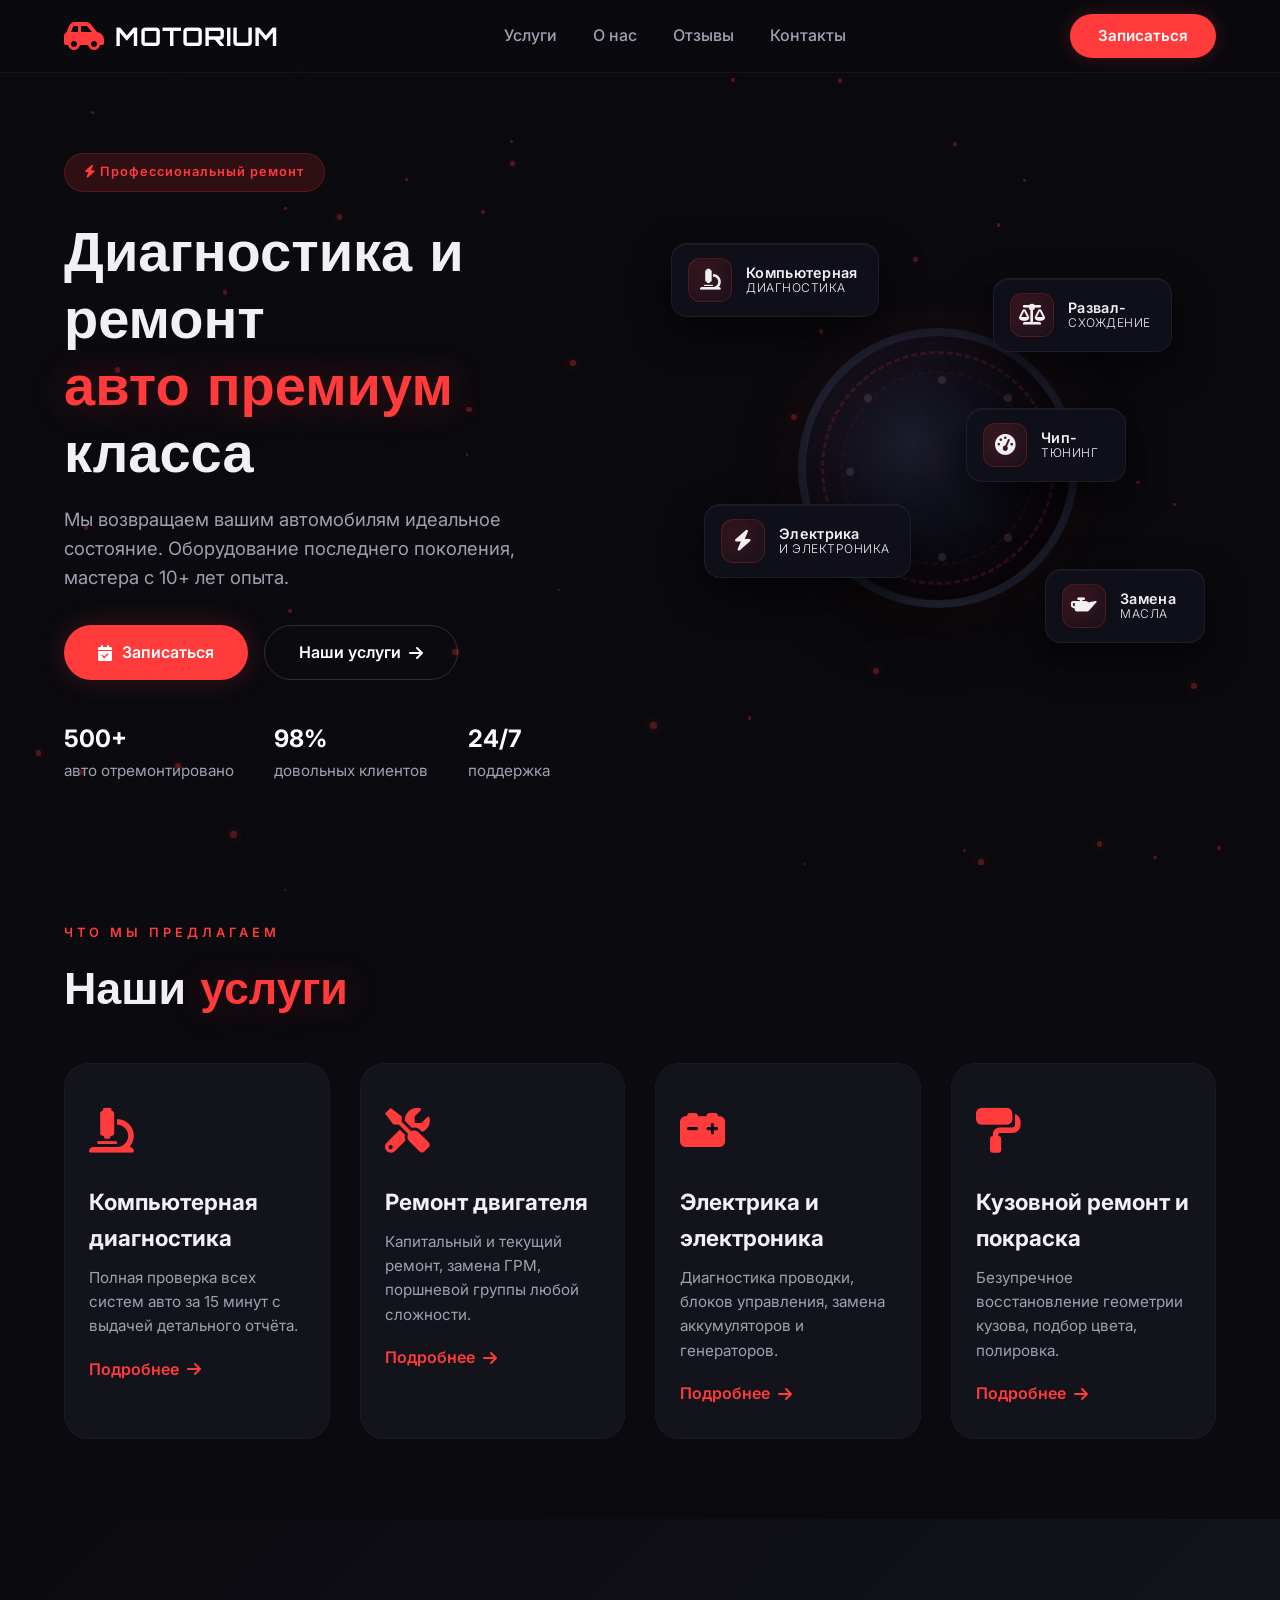
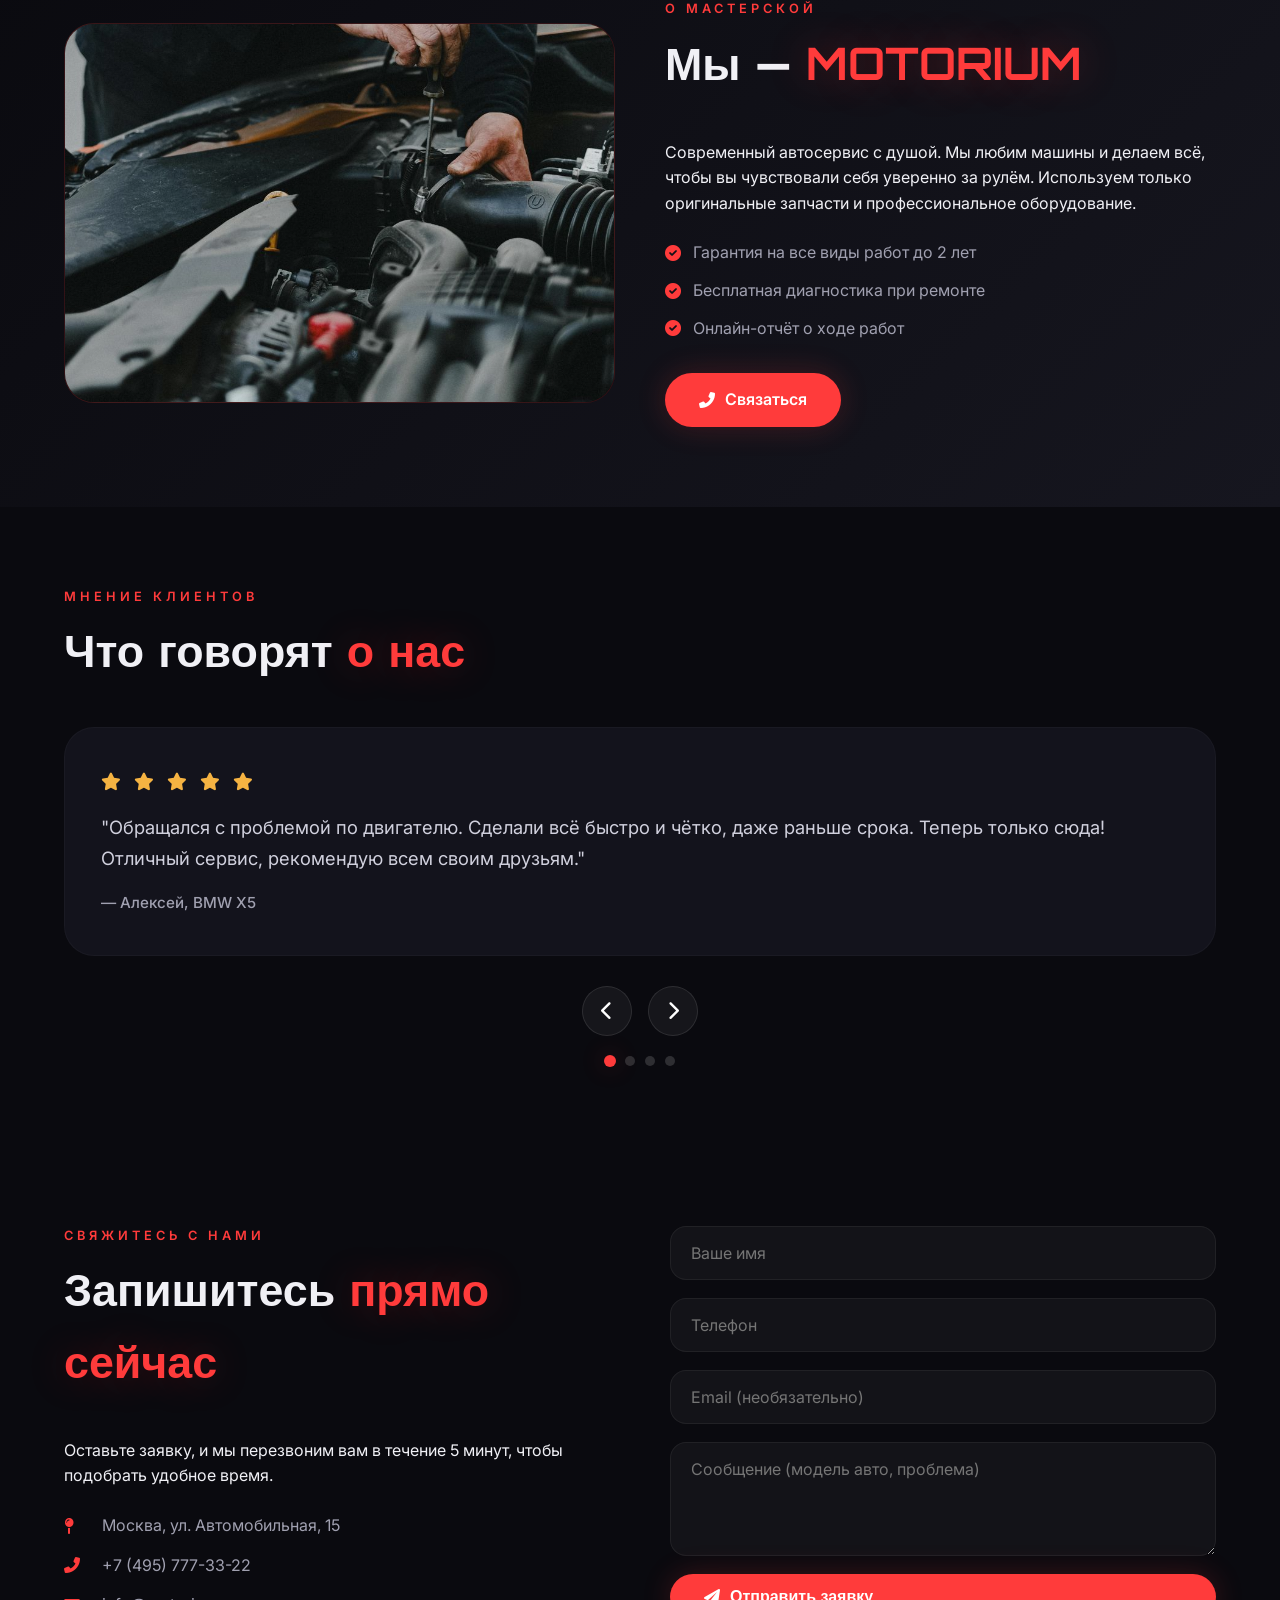
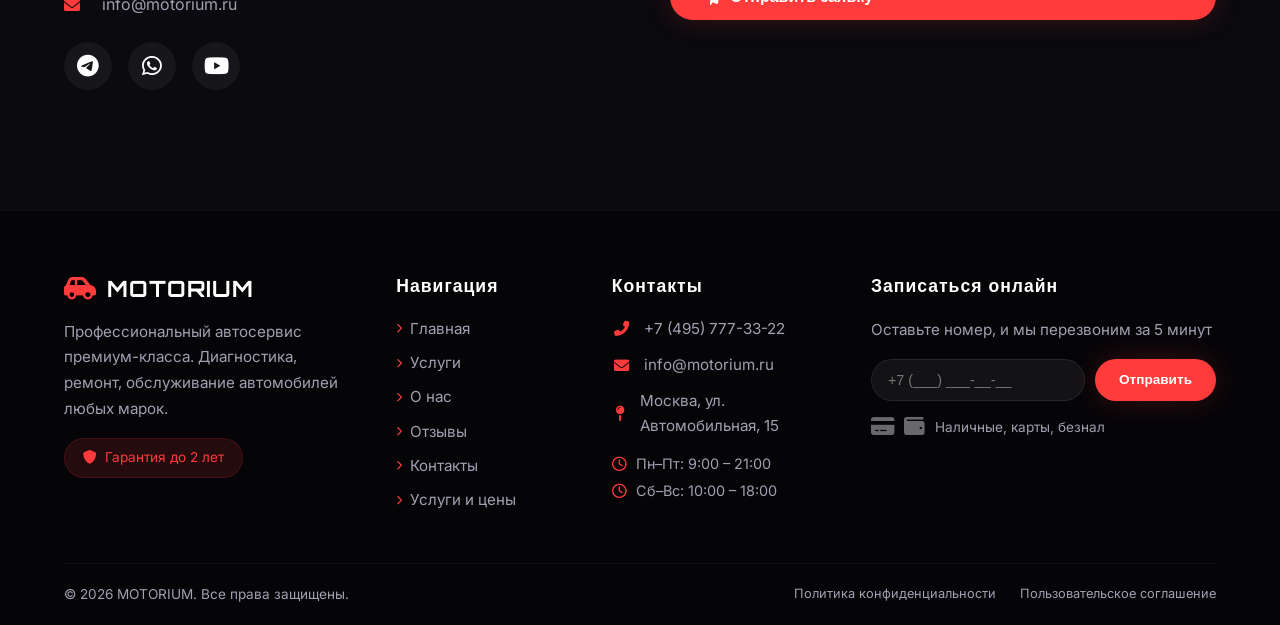
<file: index.html>
<!DOCTYPE html>
<html lang="ru">
<head>
    <meta charset="UTF-8" />
    <meta name="viewport" content="width=device-width, initial-scale=1.0" />
    <title>MOTORIUM | Автосервис премиум</title>
    <!-- Шрифты -->
    <link rel="preconnect" href="https://fonts.googleapis.com" />
    <link rel="preconnect" href="https://fonts.gstatic.com" crossorigin />
    <link href="https://fonts.googleapis.com/css2?family=Orbitron:wght@400;600;700;900&family=Inter:wght@300;400;600;700;800&display=swap" rel="stylesheet" />
    <!-- Font Awesome 6 -->
    <link rel="stylesheet" href="https://cdnjs.cloudflare.com/ajax/libs/font-awesome/6.0.0-beta3/css/all.min.css" />
    <link rel="stylesheet" href="style.css" />
</head>
<body>
    <!-- Парящие частицы (фон) -->
    <div class="particles-container" id="particles"></div>

    <!-- Хедер с навигацией -->
    <header class="header">
        <div class="container header-flex">
            <a href="index.html" class="logo" style="text-decoration: none;">
                <i class="fas fa-car-side"></i>
                <span>MOTORIUM</span>
            </a>
            <nav class="nav">
                <a href="#services">Услуги</a>
                <a href="#about">О нас</a>
                <a href="#reviews">Отзывы</a>
                <a href="#contact">Контакты</a>
            </nav>
            <a href="#contact" class="btn-header">Записаться</a>
            
            <!-- Бургер-меню -->
            <button class="burger-menu" id="burgerBtn" aria-label="Меню">
                <span></span>
                <span></span>
                <span></span>
            </button>
        </div>
    </header>

    <!-- Мобильная навигация -->
    <div class="mobile-nav" id="mobileNav">
        <!-- Кнопка закрытия (крестик) -->
        <button class="mobile-close" id="mobileClose">
            <i class="fas fa-times"></i>
        </button>
        
        <div class="mobile-logo">
            <i class="fas fa-car-side"></i>
            MOTORIUM
        </div>
        <a href="index.html"><i class="fas fa-home"></i> Главная</a>
        <a href="#services"><i class="fas fa-wrench"></i> Услуги</a>
        <a href="#about"><i class="fas fa-info-circle"></i> О нас</a>
        <a href="#reviews"><i class="fas fa-star"></i> Отзывы</a>
        <a href="#contact"><i class="fas fa-phone-alt"></i> Контакты</a>
        <a href="services.html"><i class="fas fa-list-ul"></i> Услуги и цены</a>
        <a href="#contact" class="mobile-btn">
            <i class="fas fa-calendar-check"></i> Записаться
        </a>
    </div>

    <!-- Оверлей -->
    <div class="mobile-overlay" id="mobileOverlay"></div>

    <!-- Главный герой (Hero) -->
    <section class="hero">
        <div class="container hero-grid">
            <div class="hero-text">
                <span class="badge"><i class="fas fa-bolt"></i> Профессиональный ремонт</span>
                <h1>Диагностика и ремонт <br /><span class="highlight">авто премиум</span> класса</h1>
                <p>Мы возвращаем вашим автомобилям идеальное состояние. Оборудование последнего поколения, мастера с 10+ лет опыта.</p>
                <div class="hero-buttons">
                    <a href="#contact" class="btn-primary"><i class="fas fa-calendar-check"></i> Записаться</a>
                    <a href="services.html" class="btn-outline">Наши услуги <i class="fas fa-arrow-right"></i></a>
                </div>
                <div class="hero-stats">
                    <div><span>500+</span> авто отремонтировано</div>
                    <div><span>98%</span> довольных клиентов</div>
                    <div><span>24/7</span> поддержка</div>
                </div>
            </div>
            <div class="hero-image">
                <div class="hero-car">
                    <!-- Шина за карточками -->
                    <div class="tire-bg"></div>
                </div>
                
                <!-- Плавающие карточки с услугами (ссылки на страницу услуг) -->
                <a href="services.html" class="floating-card card-1" data-rotation="-3">
                    <div class="card-icon-wrapper">
                        <i class="fas fa-microscope"></i>
                    </div>
                    <div class="card-content">
                        <span class="card-title">Компьютерная</span>
                        <span class="card-subtitle">диагностика</span>
                    </div>
                    <div class="card-glow"></div>
                </a>
                
                <a href="services.html" class="floating-card card-2" data-rotation="2">
                    <div class="card-icon-wrapper">
                        <i class="fas fa-oil-can"></i>
                    </div>
                    <div class="card-content">
                        <span class="card-title">Замена</span>
                        <span class="card-subtitle">масла</span>
                    </div>
                    <div class="card-glow"></div>
                </a>
                
                <a href="services.html" class="floating-card card-3" data-rotation="4">
                    <div class="card-icon-wrapper">
                        <i class="fas fa-tachometer-alt"></i>
                    </div>
                    <div class="card-content">
                        <span class="card-title">Чип-</span>
                        <span class="card-subtitle">тюнинг</span>
                    </div>
                    <div class="card-glow"></div>
                </a>

                <a href="services.html" class="floating-card card-4" data-rotation="-2">
                    <div class="card-icon-wrapper">
                        <i class="fas fa-balance-scale"></i>
                    </div>
                    <div class="card-content">
                        <span class="card-title">Развал-</span>
                        <span class="card-subtitle">схождение</span>
                    </div>
                    <div class="card-glow"></div>
                </a>

                <a href="services.html" class="floating-card card-5" data-rotation="1">
                    <div class="card-icon-wrapper">
                        <i class="fas fa-bolt"></i>
                    </div>
                    <div class="card-content">
                        <span class="card-title">Электрика</span>
                        <span class="card-subtitle">и электроника</span>
                    </div>
                    <div class="card-glow"></div>
                </a>
            </div>
        </div>
    </section>

    <!-- Услуги -->
    <section class="services" id="services">
        <div class="container">
            <div class="section-label">Что мы предлагаем</div>
            <h2>Наши <span class="highlight">услуги</span></h2>
            <div class="services-grid">
                <div class="service-card">
                    <div class="service-icon"><i class="fas fa-microscope"></i></div>
                    <h3>Компьютерная диагностика</h3>
                    <p>Полная проверка всех систем авто за 15 минут с выдачей детального отчёта.</p>
                    <a href="services.html" class="service-link">Подробнее <i class="fas fa-arrow-right"></i></a>
                </div>
                <div class="service-card">
                    <div class="service-icon"><i class="fas fa-tools"></i></div>
                    <h3>Ремонт двигателя</h3>
                    <p>Капитальный и текущий ремонт, замена ГРМ, поршневой группы любой сложности.</p>
                    <a href="services.html" class="service-link">Подробнее <i class="fas fa-arrow-right"></i></a>
                </div>
                <div class="service-card">
                    <div class="service-icon"><i class="fas fa-car-battery"></i></div>
                    <h3>Электрика и электроника</h3>
                    <p>Диагностика проводки, блоков управления, замена аккумуляторов и генераторов.</p>
                    <a href="services.html" class="service-link">Подробнее <i class="fas fa-arrow-right"></i></a>
                </div>
                <div class="service-card">
                    <div class="service-icon"><i class="fas fa-paint-roller"></i></div>
                    <h3>Кузовной ремонт и покраска</h3>
                    <p>Безупречное восстановление геометрии кузова, подбор цвета, полировка.</p>
                    <a href="services.html" class="service-link">Подробнее <i class="fas fa-arrow-right"></i></a>
                </div>
            </div>
        </div>
    </section>

    <!-- О нас -->
    <section class="about" id="about">
        <div class="container about-grid">
            <div class="about-image">
                <img src="images/onas.jpg" alt="Наша мастерская MOTORIUM" />
            </div>
            <div class="about-text">
                <div class="section-label">О мастерской</div>
                <h2>Мы — <span class="highlight">MOTORIUM</span></h2>
                <p>Современный автосервис с душой. Мы любим машины и делаем всё, чтобы вы чувствовали себя уверенно за рулём. Используем только оригинальные запчасти и профессиональное оборудование.</p>
                <ul class="about-list">
                    <li><i class="fas fa-check-circle"></i> Гарантия на все виды работ до 2 лет</li>
                    <li><i class="fas fa-check-circle"></i> Бесплатная диагностика при ремонте</li>
                    <li><i class="fas fa-check-circle"></i> Онлайн-отчёт о ходе работ</li>
                </ul>
                <a href="#contact" class="btn-primary"><i class="fas fa-phone-alt"></i> Связаться</a>
            </div>
        </div>
    </section>

    <!-- Отзывы (слайдер) -->
    <section class="reviews" id="reviews">
        <div class="container">
            <div class="section-label">Мнение клиентов</div>
            <h2>Что говорят <span class="highlight">о нас</span></h2>
            
            <div class="reviews-slider" id="reviewsSlider">
                <div class="reviews-slider-wrapper" id="sliderWrapper">
                    <!-- Отзыв 1 -->
                    <div class="review-card">
                        <div class="review-stars">
                            <i class="fas fa-star"></i>
                            <i class="fas fa-star"></i>
                            <i class="fas fa-star"></i>
                            <i class="fas fa-star"></i>
                            <i class="fas fa-star"></i>
                        </div>
                        <p>"Обращался с проблемой по двигателю. Сделали всё быстро и чётко, даже раньше срока. Теперь только сюда! Отличный сервис, рекомендую всем своим друзьям."</p>
                        <div class="review-author">— Алексей, BMW X5</div>
                    </div>
                    
                    <!-- Отзыв 2 -->
                    <div class="review-card">
                        <div class="review-stars">
                            <i class="fas fa-star"></i>
                            <i class="fas fa-star"></i>
                            <i class="fas fa-star"></i>
                            <i class="fas fa-star"></i>
                            <i class="fas fa-star"></i>
                        </div>
                        <p>"Отличный сервис, вежливый персонал, сделали кузовной ремонт как из салона. Цены адекватные, качество на высоте. Обязательно приеду ещё!"</p>
                        <div class="review-author">— Екатерина, Mercedes C-Class</div>
                    </div>
                    
                    <!-- Отзыв 3 -->
                    <div class="review-card">
                        <div class="review-stars">
                            <i class="fas fa-star"></i>
                            <i class="fas fa-star"></i>
                            <i class="fas fa-star"></i>
                            <i class="fas fa-star"></i>
                            <i class="fas fa-star"></i>
                        </div>
                        <p>"Профессионалы своего дела. Диагностика показала скрытые ошибки, которые другие не видели. Очень доволен результатом, теперь только к вам!"</p>
                        <div class="review-author">— Дмитрий, Audi A6</div>
                    </div>
                    
                    <!-- Отзыв 4 -->
                    <div class="review-card">
                        <div class="review-stars">
                            <i class="fas fa-star"></i>
                            <i class="fas fa-star"></i>
                            <i class="fas fa-star"></i>
                            <i class="fas fa-star"></i>
                            <i class="fas fa-star"></i>
                        </div>
                        <p>"Очень понравился подход к клиентам. Всё объяснили, показали, что сломалось и почему. Сделали ремонт качественно и в срок. Спасибо команде MOTORIUM!"</p>
                        <div class="review-author">— Михаил, Toyota Camry</div>
                    </div>
                </div>
            </div>
            
            <div class="slider-controls">
                <button class="slider-btn" id="prevReview"><i class="fas fa-chevron-left"></i></button>
                <button class="slider-btn" id="nextReview"><i class="fas fa-chevron-right"></i></button>
            </div>
            
            <!-- Индикаторы точек -->
            <div class="slider-dots" id="sliderDots"></div>
        </div>
    </section>

    <!-- Контакты и форма -->
    <section class="contact" id="contact">
        <div class="container contact-grid">
            <div class="contact-info">
                <div class="section-label">Свяжитесь с нами</div>
                <h2>Запишитесь <span class="highlight">прямо сейчас</span></h2>
                <p>Оставьте заявку, и мы перезвоним вам в течение 5 минут, чтобы подобрать удобное время.</p>
                <ul>
                    <li><i class="fas fa-map-pin"></i> Москва, ул. Автомобильная, 15</li>
                    <li><i class="fas fa-phone-alt"></i> +7 (495) 777-33-22</li>
                    <li><i class="fas fa-envelope"></i> info@motorium.ru</li>
                </ul>
                <div class="social-links">
                    <a href="#"><i class="fab fa-telegram-plane"></i></a>
                    <a href="#"><i class="fab fa-whatsapp"></i></a>
                    <a href="#"><i class="fab fa-youtube"></i></a>
                </div>
            </div>
            <form class="contact-form" id="contactForm">
                <input type="text" placeholder="Ваше имя" required />
                <input type="tel" placeholder="Телефон" required />
                <input type="email" placeholder="Email (необязательно)" />
                <textarea rows="4" placeholder="Сообщение (модель авто, проблема)"></textarea>
                <button type="submit" class="btn-primary"><i class="fas fa-paper-plane"></i> Отправить заявку</button>
            </form>
        </div>
    </section>

    <!-- Футер -->
    <footer class="footer">
        <div class="container">
            <div class="footer-grid">
                <div class="footer-col">
                    <a href="index.html" class="logo" style="text-decoration: none; display: flex; align-items: center; gap: 10px; font-family: var(--font-accent); font-weight: 700; font-size: 1.4rem; letter-spacing: 1px; color: #fff; margin-bottom: 12px;">
                        <i class="fas fa-car-side" style="color: var(--primary); font-size: 1.6rem;"></i>
                        <span>MOTORIUM</span>
                    </a>
                    <p>Профессиональный автосервис премиум-класса. Диагностика, ремонт, обслуживание автомобилей любых марок.</p>
                    <div class="footer-badge">
                        <i class="fas fa-shield-alt"></i> Гарантия до 2 лет
                    </div>
                </div>
                <div class="footer-col">
                    <h4>Навигация</h4>
                    <ul class="footer-links">
                        <li><a href="index.html"><i class="fas fa-chevron-right"></i> Главная</a></li>
                        <li><a href="#services"><i class="fas fa-chevron-right"></i> Услуги</a></li>
                        <li><a href="#about"><i class="fas fa-chevron-right"></i> О нас</a></li>
                        <li><a href="#reviews"><i class="fas fa-chevron-right"></i> Отзывы</a></li>
                        <li><a href="#contact"><i class="fas fa-chevron-right"></i> Контакты</a></li>
                        <li><a href="services.html"><i class="fas fa-chevron-right"></i> Услуги и цены</a></li>
                    </ul>
                </div>
                <div class="footer-col">
                    <h4>Контакты</h4>
                    <ul class="footer-contacts">
                        <li><i class="fas fa-phone-alt"></i> <a href="tel:+74957773322">+7 (495) 777-33-22</a></li>
                        <li><i class="fas fa-envelope"></i> <a href="mailto:info@motorium.ru">info@motorium.ru</a></li>
                        <li><i class="fas fa-map-pin"></i> Москва, ул. Автомобильная, 15</li>
                    </ul>
                    <div class="footer-hours">
                        <span><i class="far fa-clock"></i> Пн–Пт: 9:00 – 21:00</span>
                        <span><i class="far fa-clock"></i> Сб–Вс: 10:00 – 18:00</span>
                    </div>
                </div>
                <div class="footer-col">
                    <h4>Записаться онлайн</h4>
                    <p>Оставьте номер, и мы перезвоним за 5 минут</p>
                    <form class="footer-form" id="footerForm">
                        <input type="tel" placeholder="+7 (___) ___-__-__" required />
                        <button type="submit" class="btn-primary btn-small">Отправить</button>
                    </form>
                    <div class="footer-payment">
                        <i class="fas fa-credit-card"></i>
                        <i class="fas fa-wallet"></i>
                        <span>Наличные, карты, безнал</span>
                    </div>
                </div>
            </div>
            <div class="footer-bottom">
                <p>© 2026 MOTORIUM. Все права защищены.</p>
                <div class="footer-legal">
                    <a href="#">Политика конфиденциальности</a>
                    <a href="#">Пользовательское соглашение</a>
                </div>
            </div>
        </div>
    </footer>

    <script src="script.js"></script>
</body>
</html>
</file>
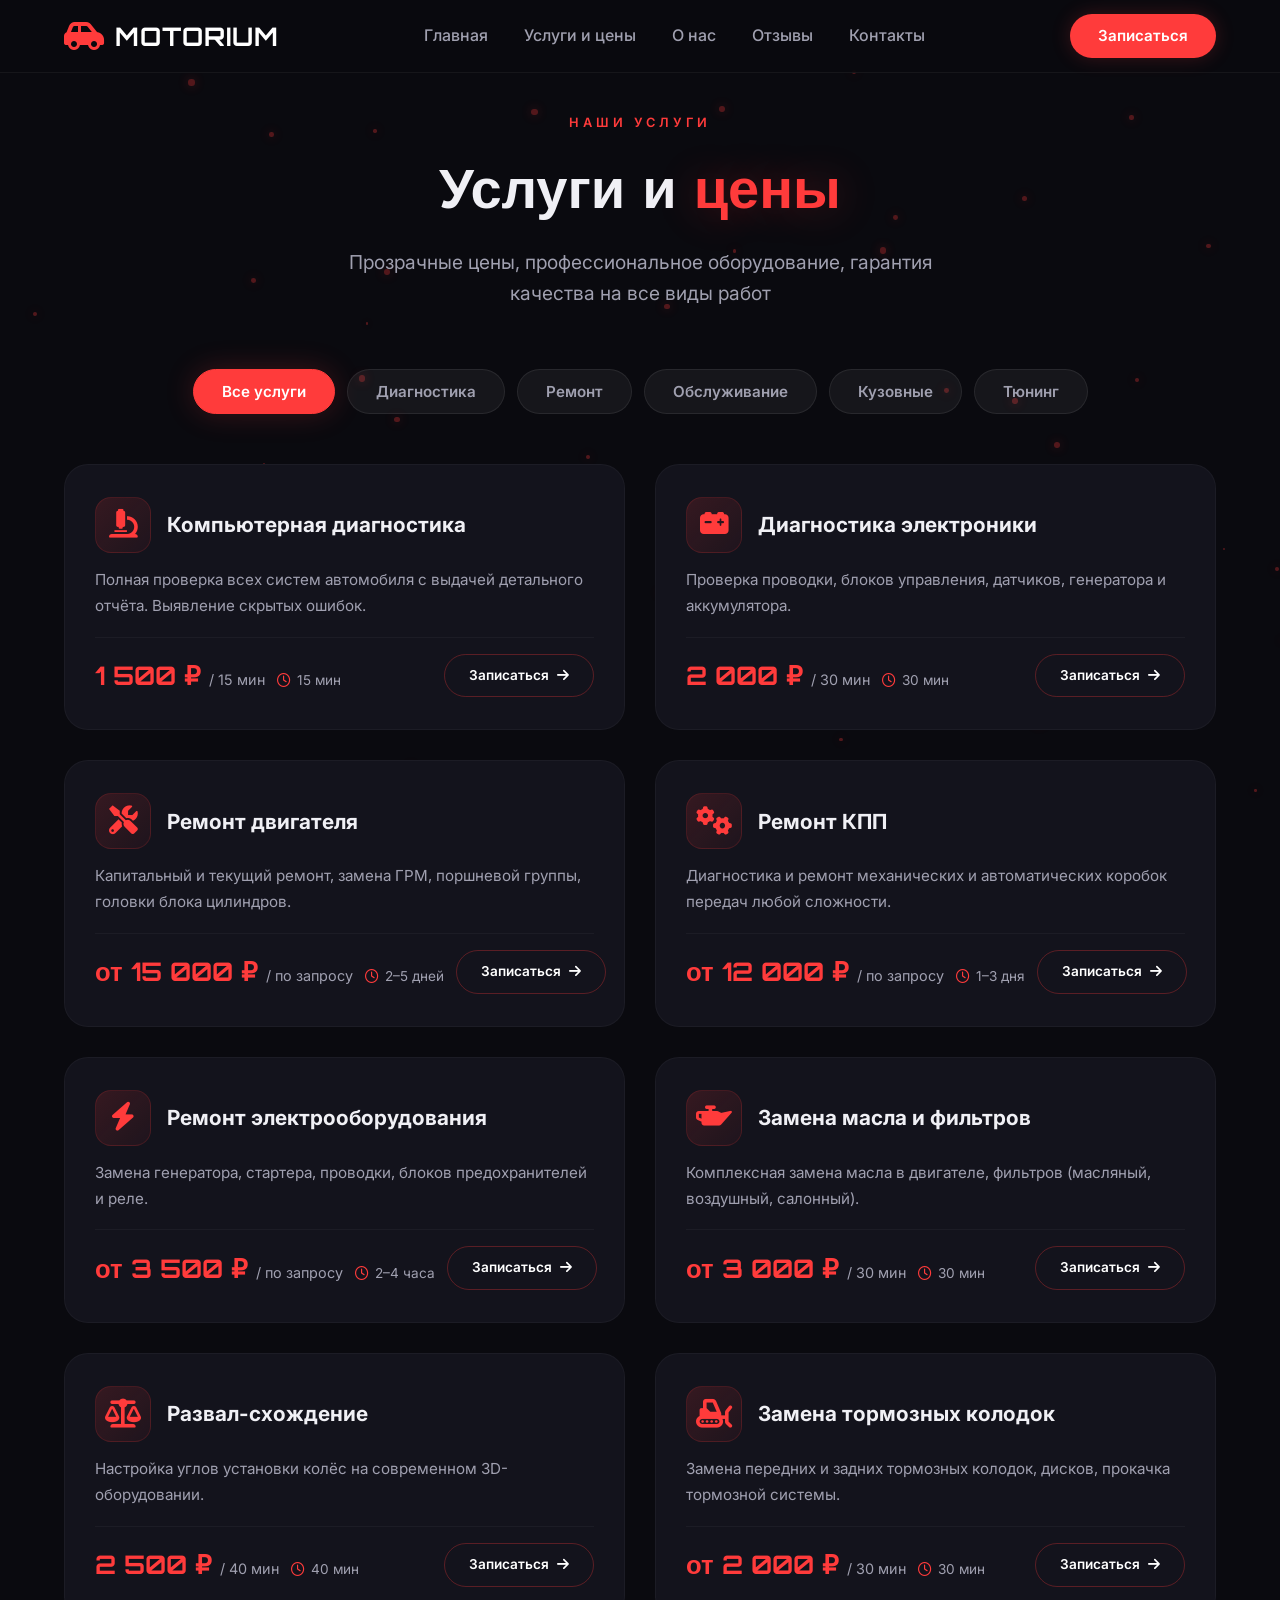
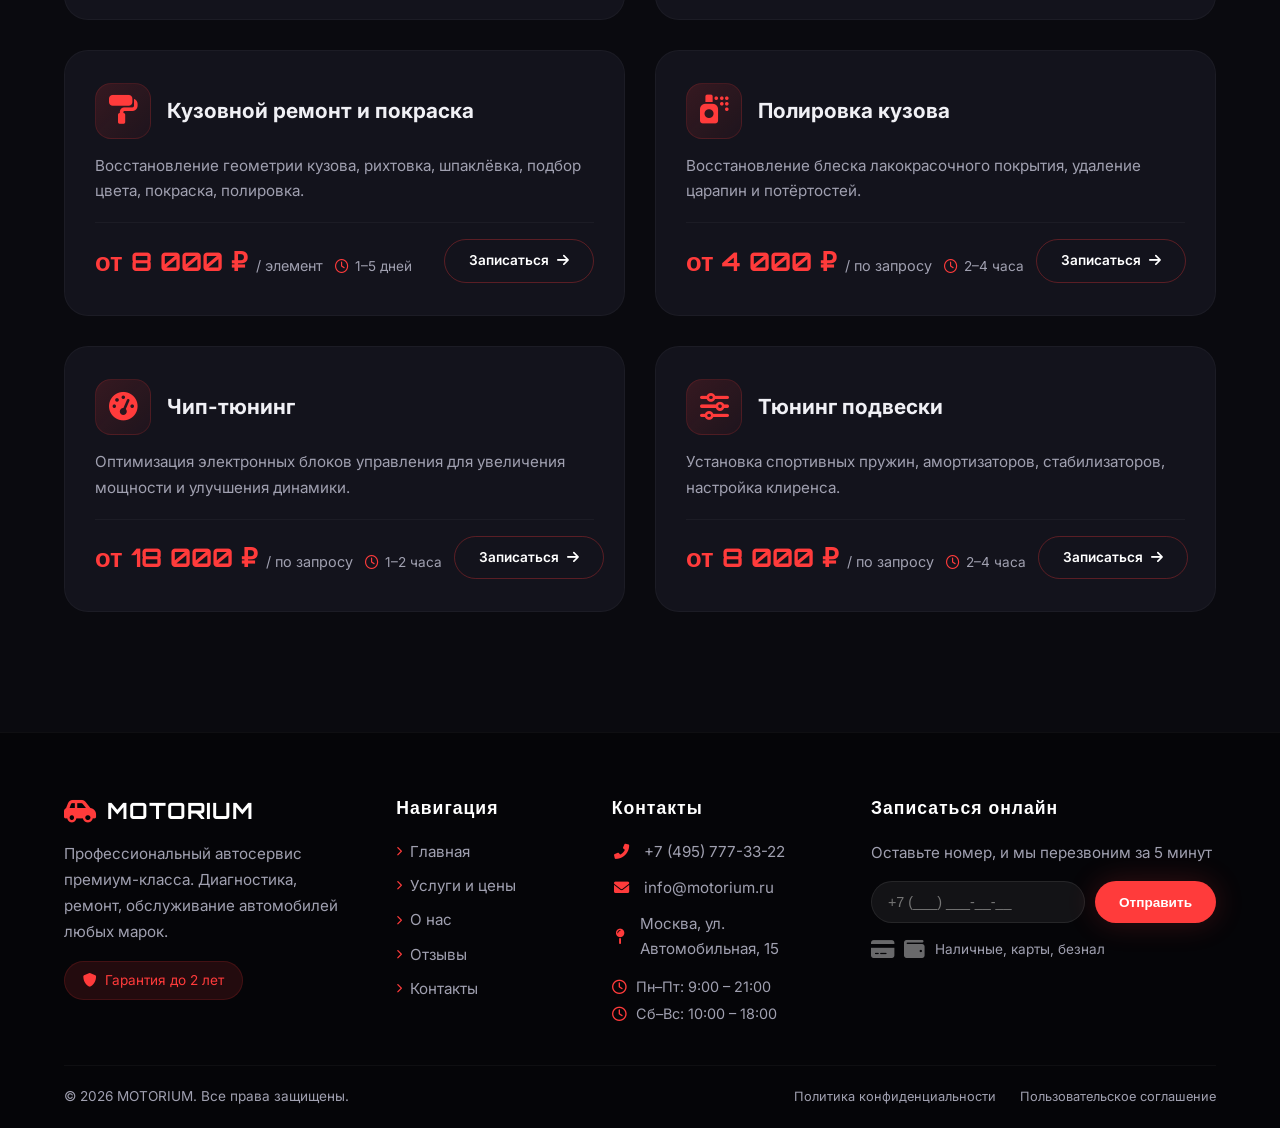
<file: services.html>
<!DOCTYPE html>
<html lang="ru">
<head>
    <meta charset="UTF-8" />
    <meta name="viewport" content="width=device-width, initial-scale=1.0" />
    <title>Услуги и цены | MOTORIUM - Автосервис премиум</title>
    <link rel="preconnect" href="https://fonts.googleapis.com" />
    <link rel="preconnect" href="https://fonts.gstatic.com" crossorigin />
    <link href="https://fonts.googleapis.com/css2?family=Orbitron:wght@400;600;700;900&family=Inter:wght@300;400;600;700;800&display=swap" rel="stylesheet" />
    <link rel="stylesheet" href="https://cdnjs.cloudflare.com/ajax/libs/font-awesome/6.0.0-beta3/css/all.min.css" />
    <link rel="stylesheet" href="style.css" />
    <style>
        /* Дополнительные стили для страницы услуг */
        .services-page {
            padding: 40px 0 80px;
            position: relative;
            z-index: 1;
        }
        .services-page .page-header {
            text-align: center;
            margin-bottom: 60px;
        }
        .services-page .page-header h1 {
            font-family: var(--font-accent);
            font-size: 3.5rem;
            margin-bottom: 16px;
        }
        .services-page .page-header p {
            color: var(--text-gray);
            font-size: 1.2rem;
            max-width: 600px;
            margin: 0 auto;
        }

        /* Категории услуг */
        .services-categories {
            display: flex;
            gap: 12px;
            flex-wrap: wrap;
            justify-content: center;
            margin-bottom: 50px;
        }
        .category-btn {
            padding: 12px 28px;
            background: rgba(255, 255, 255, 0.05);
            border: 1px solid rgba(255, 255, 255, 0.08);
            border-radius: 60px;
            color: var(--text-gray);
            font-family: var(--font-body);
            font-size: 0.95rem;
            font-weight: 600;
            cursor: pointer;
            transition: all 0.3s;
        }
        .category-btn:hover {
            border-color: var(--primary);
            color: #fff;
        }
        .category-btn.active {
            background: var(--primary);
            border-color: var(--primary);
            color: #fff;
            box-shadow: 0 0 30px rgba(255, 59, 59, 0.2);
        }

        /* Сетка услуг */
        .services-grid-full {
            display: grid;
            grid-template-columns: repeat(auto-fill, minmax(380px, 1fr));
            gap: 30px;
        }

        .service-item {
            background: var(--bg-card);
            border-radius: 24px;
            padding: 32px 30px;
            border: 1px solid rgba(255, 255, 255, 0.04);
            transition: all 0.4s;
            position: relative;
            overflow: hidden;
            display: flex;
            flex-direction: column;
        }
        .service-item:hover {
            transform: translateY(-8px);
            border-color: rgba(255, 59, 59, 0.2);
            box-shadow: 0 20px 50px rgba(0, 0, 0, 0.4);
        }
        .service-item::before {
            content: '';
            position: absolute;
            top: 0;
            left: 0;
            width: 100%;
            height: 3px;
            background: linear-gradient(90deg, var(--primary), transparent);
            opacity: 0;
            transition: opacity 0.4s;
        }
        .service-item:hover::before {
            opacity: 1;
        }

        .service-item .service-header {
            display: flex;
            align-items: center;
            gap: 16px;
            margin-bottom: 14px;
        }
        .service-item .service-icon-lg {
            width: 56px;
            height: 56px;
            min-width: 56px;
            background: linear-gradient(135deg, rgba(255, 59, 59, 0.15), rgba(255, 59, 59, 0.05));
            border-radius: 16px;
            display: flex;
            align-items: center;
            justify-content: center;
            border: 1px solid rgba(255, 59, 59, 0.15);
            font-size: 1.8rem;
            color: var(--primary);
        }
        .service-item h3 {
            font-size: 1.3rem;
            font-weight: 700;
        }
        .service-item .service-desc {
            color: var(--text-gray);
            font-size: 0.95rem;
            line-height: 1.7;
            margin-bottom: 18px;
            flex-grow: 1;
        }

        /* Нижняя часть блока */
        .service-item .service-bottom {
            display: flex;
            align-items: center;
            justify-content: space-between;
            padding-top: 16px;
            border-top: 1px solid rgba(255, 255, 255, 0.04);
            gap: 12px;
            flex-wrap: nowrap;
        }

        .service-item .service-price-time {
            display: flex;
            align-items: baseline;
            gap: 12px;
            flex-shrink: 0;
        }

        .service-item .service-price {
            font-family: var(--font-accent);
            font-size: 1.6rem;
            font-weight: 700;
            color: var(--primary);
            white-space: nowrap;
        }
        .service-item .service-price span {
            font-size: 0.9rem;
            font-weight: 400;
            color: var(--text-gray);
            font-family: var(--font-body);
        }

        .service-item .service-time {
            color: var(--text-gray);
            font-size: 0.85rem;
            display: flex;
            align-items: center;
            gap: 6px;
            white-space: nowrap;
        }
        .service-item .service-time i {
            color: var(--primary);
        }

        .service-item .btn-service {
            padding: 10px 24px;
            background: transparent;
            border: 1px solid rgba(255, 59, 59, 0.3);
            border-radius: 60px;
            color: #fff;
            font-weight: 600;
            font-size: 0.85rem;
            cursor: pointer;
            transition: all 0.3s;
            text-decoration: none;
            display: inline-flex;
            align-items: center;
            gap: 8px;
            white-space: nowrap;
            flex-shrink: 0;
        }
        .service-item .btn-service:hover {
            background: var(--primary);
            border-color: var(--primary);
            transform: scale(1.05);
        }

        /* Адаптив */
        @media (max-width: 992px) {
            .services-grid-full {
                grid-template-columns: repeat(auto-fill, minmax(320px, 1fr));
            }
        }

        @media (max-width: 768px) {
            .services-page .page-header h1 {
                font-size: 2.5rem;
            }
            .services-grid-full {
                grid-template-columns: 1fr;
            }
            .service-item .service-bottom {
                flex-wrap: wrap;
                gap: 12px;
            }
            .service-item .service-price-time {
                flex-wrap: wrap;
            }
            .service-item .btn-service {
                width: 100%;
                justify-content: center;
            }
        }

        @media (max-width: 480px) {
            .services-grid-full {
                grid-template-columns: 1fr;
            }
            .service-item {
                padding: 24px 18px;
            }
            .service-item .service-price {
                font-size: 1.3rem;
            }
            .service-item .service-bottom {
                flex-direction: column;
                align-items: stretch;
            }
            .service-item .service-price-time {
                justify-content: space-between;
            }
        }
    </style>
</head>
<body>
    <!-- Парящие частицы -->
    <div class="particles-container" id="particles"></div>

    <!-- Хедер с навигацией (кликабельный логотип) -->
    <header class="header">
        <div class="container header-flex">
            <a href="index.html" class="logo">
                <i class="fas fa-car-side"></i>
                <span>MOTORIUM</span>
            </a>
            <nav class="nav">
                <a href="index.html">Главная</a>
                <a href="services.html" class="active">Услуги и цены</a>
                <a href="index.html#about">О нас</a>
                <a href="index.html#reviews">Отзывы</a>
                <a href="index.html#contact">Контакты</a>
            </nav>
            <a href="index.html#contact" class="btn-header">Записаться</a>
            
            <!-- Бургер-меню -->
            <button class="burger-menu" id="burgerBtn" aria-label="Меню">
                <span></span>
                <span></span>
                <span></span>
            </button>
        </div>
    </header>

    <!-- Мобильная навигация -->
    <div class="mobile-nav" id="mobileNav">
        <!-- Кнопка закрытия (крестик) -->
        <button class="mobile-close" id="mobileClose">
            <i class="fas fa-times"></i>
        </button>
        
        <div class="mobile-logo">
            <i class="fas fa-car-side"></i>
            MOTORIUM
        </div>
        <a href="index.html"><i class="fas fa-home"></i> Главная</a>
        <a href="services.html"><i class="fas fa-list-ul"></i> Услуги и цены</a>
        <a href="index.html#about"><i class="fas fa-info-circle"></i> О нас</a>
        <a href="index.html#reviews"><i class="fas fa-star"></i> Отзывы</a>
        <a href="index.html#contact"><i class="fas fa-phone-alt"></i> Контакты</a>
        <a href="index.html#contact" class="mobile-btn">
            <i class="fas fa-calendar-check"></i> Записаться
        </a>
    </div>

    <!-- Оверлей -->
    <div class="mobile-overlay" id="mobileOverlay"></div>

    <!-- Страница услуг -->
    <section class="services-page">
        <div class="container">
            <div class="page-header">
                <div class="section-label">Наши услуги</div>
                <h1>Услуги и <span class="highlight">цены</span></h1>
                <p>Прозрачные цены, профессиональное оборудование, гарантия качества на все виды работ</p>
            </div>

            <!-- Фильтр категорий -->
            <div class="services-categories" id="categories">
                <button class="category-btn active" data-category="all">Все услуги</button>
                <button class="category-btn" data-category="diagnostic">Диагностика</button>
                <button class="category-btn" data-category="repair">Ремонт</button>
                <button class="category-btn" data-category="maintenance">Обслуживание</button>
                <button class="category-btn" data-category="body">Кузовные</button>
                <button class="category-btn" data-category="tuning">Тюнинг</button>
            </div>

            <!-- Список услуг -->
            <div class="services-grid-full" id="servicesList">
                <!-- Диагностика -->
                <div class="service-item" data-category="diagnostic">
                    <div class="service-header">
                        <div class="service-icon-lg"><i class="fas fa-microscope"></i></div>
                        <h3>Компьютерная диагностика</h3>
                    </div>
                    <p class="service-desc">Полная проверка всех систем автомобиля с выдачей детального отчёта. Выявление скрытых ошибок.</p>
                    <div class="service-bottom">
                        <div class="service-price-time">
                            <div class="service-price">1 500 ₽ <span>/ 15 мин</span></div>
                            <div class="service-time"><i class="far fa-clock"></i> 15 мин</div>
                        </div>
                        <a href="index.html#contact" class="btn-service">Записаться <i class="fas fa-arrow-right"></i></a>
                    </div>
                </div>

                <div class="service-item" data-category="diagnostic">
                    <div class="service-header">
                        <div class="service-icon-lg"><i class="fas fa-car-battery"></i></div>
                        <h3>Диагностика электроники</h3>
                    </div>
                    <p class="service-desc">Проверка проводки, блоков управления, датчиков, генератора и аккумулятора.</p>
                    <div class="service-bottom">
                        <div class="service-price-time">
                            <div class="service-price">2 000 ₽ <span>/ 30 мин</span></div>
                            <div class="service-time"><i class="far fa-clock"></i> 30 мин</div>
                        </div>
                        <a href="index.html#contact" class="btn-service">Записаться <i class="fas fa-arrow-right"></i></a>
                    </div>
                </div>

                <!-- Ремонт -->
                <div class="service-item" data-category="repair">
                    <div class="service-header">
                        <div class="service-icon-lg"><i class="fas fa-tools"></i></div>
                        <h3>Ремонт двигателя</h3>
                    </div>
                    <p class="service-desc">Капитальный и текущий ремонт, замена ГРМ, поршневой группы, головки блока цилиндров.</p>
                    <div class="service-bottom">
                        <div class="service-price-time">
                            <div class="service-price">от 15 000 ₽ <span>/ по запросу</span></div>
                            <div class="service-time"><i class="far fa-clock"></i> 2–5 дней</div>
                        </div>
                        <a href="index.html#contact" class="btn-service">Записаться <i class="fas fa-arrow-right"></i></a>
                    </div>
                </div>

                <div class="service-item" data-category="repair">
                    <div class="service-header">
                        <div class="service-icon-lg"><i class="fas fa-cogs"></i></div>
                        <h3>Ремонт КПП</h3>
                    </div>
                    <p class="service-desc">Диагностика и ремонт механических и автоматических коробок передач любой сложности.</p>
                    <div class="service-bottom">
                        <div class="service-price-time">
                            <div class="service-price">от 12 000 ₽ <span>/ по запросу</span></div>
                            <div class="service-time"><i class="far fa-clock"></i> 1–3 дня</div>
                        </div>
                        <a href="index.html#contact" class="btn-service">Записаться <i class="fas fa-arrow-right"></i></a>
                    </div>
                </div>

                <div class="service-item" data-category="repair">
                    <div class="service-header">
                        <div class="service-icon-lg"><i class="fas fa-bolt"></i></div>
                        <h3>Ремонт электрооборудования</h3>
                    </div>
                    <p class="service-desc">Замена генератора, стартера, проводки, блоков предохранителей и реле.</p>
                    <div class="service-bottom">
                        <div class="service-price-time">
                            <div class="service-price">от 3 500 ₽ <span>/ по запросу</span></div>
                            <div class="service-time"><i class="far fa-clock"></i> 2–4 часа</div>
                        </div>
                        <a href="index.html#contact" class="btn-service">Записаться <i class="fas fa-arrow-right"></i></a>
                    </div>
                </div>

                <!-- Обслуживание -->
                <div class="service-item" data-category="maintenance">
                    <div class="service-header">
                        <div class="service-icon-lg"><i class="fas fa-oil-can"></i></div>
                        <h3>Замена масла и фильтров</h3>
                    </div>
                    <p class="service-desc">Комплексная замена масла в двигателе, фильтров (масляный, воздушный, салонный).</p>
                    <div class="service-bottom">
                        <div class="service-price-time">
                            <div class="service-price">от 3 000 ₽ <span>/ 30 мин</span></div>
                            <div class="service-time"><i class="far fa-clock"></i> 30 мин</div>
                        </div>
                        <a href="index.html#contact" class="btn-service">Записаться <i class="fas fa-arrow-right"></i></a>
                    </div>
                </div>

                <div class="service-item" data-category="maintenance">
                    <div class="service-header">
                        <div class="service-icon-lg"><i class="fas fa-balance-scale"></i></div>
                        <h3>Развал-схождение</h3>
                    </div>
                    <p class="service-desc">Настройка углов установки колёс на современном 3D-оборудовании.</p>
                    <div class="service-bottom">
                        <div class="service-price-time">
                            <div class="service-price">2 500 ₽ <span>/ 40 мин</span></div>
                            <div class="service-time"><i class="far fa-clock"></i> 40 мин</div>
                        </div>
                        <a href="index.html#contact" class="btn-service">Записаться <i class="fas fa-arrow-right"></i></a>
                    </div>
                </div>

                <div class="service-item" data-category="maintenance">
                    <div class="service-header">
                        <div class="service-icon-lg"><i class="fas fa-snowplow"></i></div>
                        <h3>Замена тормозных колодок</h3>
                    </div>
                    <p class="service-desc">Замена передних и задних тормозных колодок, дисков, прокачка тормозной системы.</p>
                    <div class="service-bottom">
                        <div class="service-price-time">
                            <div class="service-price">от 2 000 ₽ <span>/ 30 мин</span></div>
                            <div class="service-time"><i class="far fa-clock"></i> 30 мин</div>
                        </div>
                        <a href="index.html#contact" class="btn-service">Записаться <i class="fas fa-arrow-right"></i></a>
                    </div>
                </div>

                <!-- Кузовные -->
                <div class="service-item" data-category="body">
                    <div class="service-header">
                        <div class="service-icon-lg"><i class="fas fa-paint-roller"></i></div>
                        <h3>Кузовной ремонт и покраска</h3>
                    </div>
                    <p class="service-desc">Восстановление геометрии кузова, рихтовка, шпаклёвка, подбор цвета, покраска, полировка.</p>
                    <div class="service-bottom">
                        <div class="service-price-time">
                            <div class="service-price">от 8 000 ₽ <span>/ элемент</span></div>
                            <div class="service-time"><i class="far fa-clock"></i> 1–5 дней</div>
                        </div>
                        <a href="index.html#contact" class="btn-service">Записаться <i class="fas fa-arrow-right"></i></a>
                    </div>
                </div>

                <div class="service-item" data-category="body">
                    <div class="service-header">
                        <div class="service-icon-lg"><i class="fas fa-spray-can"></i></div>
                        <h3>Полировка кузова</h3>
                    </div>
                    <p class="service-desc">Восстановление блеска лакокрасочного покрытия, удаление царапин и потёртостей.</p>
                    <div class="service-bottom">
                        <div class="service-price-time">
                            <div class="service-price">от 4 000 ₽ <span>/ по запросу</span></div>
                            <div class="service-time"><i class="far fa-clock"></i> 2–4 часа</div>
                        </div>
                        <a href="index.html#contact" class="btn-service">Записаться <i class="fas fa-arrow-right"></i></a>
                    </div>
                </div>

                <!-- Тюнинг -->
                <div class="service-item" data-category="tuning">
                    <div class="service-header">
                        <div class="service-icon-lg"><i class="fas fa-tachometer-alt"></i></div>
                        <h3>Чип-тюнинг</h3>
                    </div>
                    <p class="service-desc">Оптимизация электронных блоков управления для увеличения мощности и улучшения динамики.</p>
                    <div class="service-bottom">
                        <div class="service-price-time">
                            <div class="service-price">от 18 000 ₽ <span>/ по запросу</span></div>
                            <div class="service-time"><i class="far fa-clock"></i> 1–2 часа</div>
                        </div>
                        <a href="index.html#contact" class="btn-service">Записаться <i class="fas fa-arrow-right"></i></a>
                    </div>
                </div>

                <div class="service-item" data-category="tuning">
                    <div class="service-header">
                        <div class="service-icon-lg"><i class="fas fa-sliders-h"></i></div>
                        <h3>Тюнинг подвески</h3>
                    </div>
                    <p class="service-desc">Установка спортивных пружин, амортизаторов, стабилизаторов, настройка клиренса.</p>
                    <div class="service-bottom">
                        <div class="service-price-time">
                            <div class="service-price">от 8 000 ₽ <span>/ по запросу</span></div>
                            <div class="service-time"><i class="far fa-clock"></i> 2–4 часа</div>
                        </div>
                        <a href="index.html#contact" class="btn-service">Записаться <i class="fas fa-arrow-right"></i></a>
                    </div>
                </div>
            </div>
        </div>
    </section>

    <!-- Футер -->
    <footer class="footer">
        <div class="container">
            <div class="footer-grid">
                <div class="footer-col">
                    <a href="index.html" class="logo" style="text-decoration: none; color: #fff; display: flex; align-items: center; gap: 10px; font-family: var(--font-accent); font-weight: 700; font-size: 1.4rem; letter-spacing: 1px; margin-bottom: 12px;">
                        <i class="fas fa-car-side" style="color: var(--primary); font-size: 1.6rem;"></i>
                        <span>MOTORIUM</span>
                    </a>
                    <p>Профессиональный автосервис премиум-класса. Диагностика, ремонт, обслуживание автомобилей любых марок.</p>
                    <div class="footer-badge">
                        <i class="fas fa-shield-alt"></i> Гарантия до 2 лет
                    </div>
                </div>
                <div class="footer-col">
                    <h4>Навигация</h4>
                    <ul class="footer-links">
                        <li><a href="index.html"><i class="fas fa-chevron-right"></i> Главная</a></li>
                        <li><a href="services.html"><i class="fas fa-chevron-right"></i> Услуги и цены</a></li>
                        <li><a href="index.html#about"><i class="fas fa-chevron-right"></i> О нас</a></li>
                        <li><a href="index.html#reviews"><i class="fas fa-chevron-right"></i> Отзывы</a></li>
                        <li><a href="index.html#contact"><i class="fas fa-chevron-right"></i> Контакты</a></li>
                    </ul>
                </div>
                <div class="footer-col">
                    <h4>Контакты</h4>
                    <ul class="footer-contacts">
                        <li><i class="fas fa-phone-alt"></i> <a href="tel:+74957773322">+7 (495) 777-33-22</a></li>
                        <li><i class="fas fa-envelope"></i> <a href="mailto:info@motorium.ru">info@motorium.ru</a></li>
                        <li><i class="fas fa-map-pin"></i> Москва, ул. Автомобильная, 15</li>
                    </ul>
                    <div class="footer-hours">
                        <span><i class="far fa-clock"></i> Пн–Пт: 9:00 – 21:00</span>
                        <span><i class="far fa-clock"></i> Сб–Вс: 10:00 – 18:00</span>
                    </div>
                </div>
                <div class="footer-col">
                    <h4>Записаться онлайн</h4>
                    <p>Оставьте номер, и мы перезвоним за 5 минут</p>
                    <form class="footer-form" id="footerForm">
                        <input type="tel" placeholder="+7 (___) ___-__-__" required />
                        <button type="submit" class="btn-primary btn-small">Отправить</button>
                    </form>
                    <div class="footer-payment">
                        <i class="fas fa-credit-card"></i>
                        <i class="fas fa-wallet"></i>
                        <span>Наличные, карты, безнал</span>
                    </div>
                </div>
            </div>
            <div class="footer-bottom">
                <p>© 2026 MOTORIUM. Все права защищены.</p>
                <div class="footer-legal">
                    <a href="#">Политика конфиденциальности</a>
                    <a href="#">Пользовательское соглашение</a>
                </div>
            </div>
        </div>
    </footer>

    <script>
        // ===== ФИЛЬТРАЦИЯ УСЛУГ =====
        const filterButtons = document.querySelectorAll('.category-btn');
        const serviceItems = document.querySelectorAll('.service-item');

        filterButtons.forEach(btn => {
            btn.addEventListener('click', function() {
                filterButtons.forEach(b => b.classList.remove('active'));
                this.classList.add('active');

                const category = this.dataset.category;

                serviceItems.forEach(item => {
                    if (category === 'all' || item.dataset.category === category) {
                        item.style.display = 'flex';
                        item.style.animation = 'fadeIn 0.4s ease forwards';
                    } else {
                        item.style.display = 'none';
                    }
                });
            });
        });

        // Добавляем ключевые кадры для анимации появления
        const style = document.createElement('style');
        style.textContent = `
            @keyframes fadeIn {
                0% { opacity: 0; transform: translateY(20px); }
                100% { opacity: 1; transform: translateY(0); }
            }
        `;
        document.head.appendChild(style);

        // ===== БУРГЕР-МЕНЮ =====
        const burgerBtn = document.getElementById('burgerBtn');
        const mobileNav = document.getElementById('mobileNav');
        const mobileOverlay = document.getElementById('mobileOverlay');
        const mobileClose = document.getElementById('mobileClose');

        function toggleMenu() {
            burgerBtn.classList.toggle('active');
            mobileNav.classList.toggle('active');
            mobileOverlay.classList.toggle('active');
            document.body.style.overflow = mobileNav.classList.contains('active') ? 'hidden' : '';
        }

        burgerBtn.addEventListener('click', toggleMenu);
        mobileClose.addEventListener('click', toggleMenu);
        mobileOverlay.addEventListener('click', toggleMenu);

        document.querySelectorAll('.mobile-nav a').forEach(link => {
            link.addEventListener('click', () => {
                if (mobileNav.classList.contains('active')) {
                    toggleMenu();
                }
            });
        });

        document.addEventListener('keydown', (e) => {
            if (e.key === 'Escape' && mobileNav.classList.contains('active')) {
                toggleMenu();
            }
        });

        // ===== ЧАСТИЦЫ =====
        (function createParticles() {
            const container = document.getElementById('particles');
            const count = 50;
            for (let i = 0; i < count; i++) {
                const particle = document.createElement('div');
                particle.className = 'particle';
                const size = Math.random() * 5 + 2;
                particle.style.width = size + 'px';
                particle.style.height = size + 'px';
                particle.style.left = Math.random() * 100 + '%';
                particle.style.top = Math.random() * 100 + '%';
                particle.style.animationDuration = 8 + Math.random() * 12 + 's';
                particle.style.animationDelay = Math.random() * 10 + 's';
                container.appendChild(particle);
            }
        })();

        // ===== ФОРМА В ФУТЕРЕ =====
        document.getElementById('footerForm').addEventListener('submit', function(e) {
            e.preventDefault();
            alert('✅ Спасибо! Мы перезвоним вам в течение 5 минут.');
            this.reset();
        });
    </script>
</body>
</html>
</file>
<file: style.css>
* {
    margin: 0;
    padding: 0;
    box-sizing: border-box;
}

:root {
    --primary: #ff3b3b;
    --primary-dark: #cc2f2f;
    --bg-dark: #0a0a0f;
    --bg-card: #13131c;
    --text-light: #f0f0f5;
    --text-gray: #a0a0b0;
    --border-glow: rgba(255, 59, 59, 0.3);
    --shadow-glow: 0 0 30px rgba(255, 59, 59, 0.2);
    --font-accent: 'Orbitron', sans-serif;
    --font-body: 'Inter', sans-serif;
}

html {
    scroll-behavior: smooth;
}

body {
    font-family: var(--font-body);
    background-color: var(--bg-dark);
    color: var(--text-light);
    line-height: 1.6;
    overflow-x: hidden;
}

.container {
    max-width: 1200px;
    margin: 0 auto;
    padding: 0 24px;
}

/* -------------------- ЧАСТИЦЫ -------------------- */
.particles-container {
    position: fixed;
    top: 0;
    left: 0;
    width: 100%;
    height: 100%;
    pointer-events: none;
    z-index: 0;
    overflow: hidden;
}
.particle {
    position: absolute;
    width: 4px;
    height: 4px;
    background: var(--primary);
    border-radius: 50%;
    box-shadow: 0 0 12px var(--primary);
    opacity: 0.3;
    animation: floatParticle linear infinite;
}
@keyframes floatParticle {
    0% { transform: translateY(0) scale(0.5); opacity: 0.2; }
    50% { opacity: 0.8; }
    100% { transform: translateY(-110vh) scale(1.2); opacity: 0; }
}

/* -------------------- ХЕДЕР -------------------- */
.header {
    position: sticky;
    top: 0;
    z-index: 100;
    background: rgba(10, 10, 15, 0.85);
    backdrop-filter: blur(12px);
    border-bottom: 1px solid rgba(255, 255, 255, 0.05);
    padding: 14px 0;
}
.header-flex {
    display: flex;
    align-items: center;
    justify-content: space-between;
}
.logo {
    display: flex;
    align-items: center;
    gap: 10px;
    font-family: var(--font-accent);
    font-weight: 700;
    font-size: 1.6rem;
    letter-spacing: 1px;
}
.logo i {
    color: var(--primary);
    font-size: 2rem;
}
.nav {
    display: flex;
    gap: 36px;
}
.nav a {
    color: var(--text-gray);
    text-decoration: none;
    font-weight: 500;
    font-size: 1rem;
    transition: color 0.3s, transform 0.2s;
    position: relative;
}
.nav a::after {
    content: '';
    position: absolute;
    bottom: -4px;
    left: 0;
    width: 0;
    height: 2px;
    background: var(--primary);
    transition: width 0.3s;
}
.nav a:hover {
    color: #fff;
}
.nav a:hover::after {
    width: 100%;
}
.btn-header {
    background: var(--primary);
    color: #fff;
    padding: 10px 28px;
    border-radius: 60px;
    text-decoration: none;
    font-weight: 600;
    font-size: 0.95rem;
    transition: all 0.3s;
    box-shadow: 0 0 20px rgba(255, 59, 59, 0.2);
}
.btn-header:hover {
    background: var(--primary-dark);
    transform: scale(1.04);
    box-shadow: 0 0 35px rgba(255, 59, 59, 0.4);
}

/* -------------------- ГЕРОЙ -------------------- */
.hero {
    padding: 80px 0 60px;
    position: relative;
    z-index: 1;
}
.hero-grid {
    display: grid;
    grid-template-columns: 1fr 1fr;
    gap: 40px;
    align-items: center;
}
.hero-text .badge {
    display: inline-block;
    background: rgba(255, 59, 59, 0.15);
    padding: 8px 20px;
    border-radius: 60px;
    font-size: 0.8rem;
    color: var(--primary);
    letter-spacing: 1px;
    font-weight: 600;
    margin-bottom: 24px;
    border: 1px solid rgba(255, 59, 59, 0.2);
}
.hero-text h1 {
    font-family: var(--font-accent);
    font-size: 3.5rem;
    line-height: 1.2;
    margin-bottom: 20px;
}
.highlight {
    color: var(--primary);
    text-shadow: 0 0 40px rgba(255, 59, 59, 0.3);
}
.hero-text p {
    color: var(--text-gray);
    font-size: 1.15rem;
    max-width: 500px;
    margin-bottom: 32px;
}
.hero-buttons {
    display: flex;
    gap: 16px;
    flex-wrap: wrap;
    margin-bottom: 40px;
}
.btn-primary {
    display: inline-flex;
    align-items: center;
    gap: 10px;
    background: var(--primary);
    color: #fff;
    padding: 14px 34px;
    border-radius: 60px;
    text-decoration: none;
    font-weight: 600;
    transition: all 0.3s;
    box-shadow: 0 0 30px rgba(255, 59, 59, 0.2);
    border: none;
    cursor: pointer;
    font-size: 1rem;
}
.btn-primary:hover {
    background: var(--primary-dark);
    transform: translateY(-3px);
    box-shadow: 0 0 50px rgba(255, 59, 59, 0.4);
}
.btn-outline {
    display: inline-flex;
    align-items: center;
    gap: 8px;
    color: #fff;
    padding: 14px 34px;
    border-radius: 60px;
    text-decoration: none;
    font-weight: 600;
    border: 1px solid rgba(255, 255, 255, 0.15);
    transition: all 0.3s;
}
.btn-outline:hover {
    border-color: var(--primary);
    color: var(--primary);
    transform: translateY(-3px);
}
.hero-stats {
    display: flex;
    gap: 40px;
    color: var(--text-gray);
    font-size: 0.95rem;
}
.hero-stats span {
    font-weight: 700;
    font-size: 1.5rem;
    color: #fff;
    display: block;
}

/* -------------------- ГЕРОЙ-ИЗОБРАЖЕНИЕ -------------------- */
.hero-image {
    position: relative;
    height: 500px;
    display: flex;
    align-items: center;
    justify-content: center;
    perspective: 1000px;
}

.hero-car {
    width: 100%;
    height: 250px;
    position: relative;
    display: flex;
    align-items: center;
    justify-content: center;
}

/* ===== ШИНА ЗА КАРТОЧКАМИ ===== */
.tire-bg {
    position: absolute;
    width: 280px;
    height: 280px;
    border-radius: 50%;
    background: radial-gradient(circle at 40% 40%, 
        rgba(30, 30, 45, 0.9) 0%,
        rgba(15, 15, 25, 0.95) 40%,
        rgba(5, 5, 10, 0.98) 70%,
        rgba(0, 0, 0, 1) 100%
    );
    border: 8px solid rgba(40, 40, 60, 0.6);
    box-shadow: 
        0 0 60px rgba(255, 59, 59, 0.08),
        inset 0 0 80px rgba(255, 59, 59, 0.05),
        0 20px 60px rgba(0, 0, 0, 0.6);
    animation: tirePulse 4s ease-in-out infinite;
    z-index: 0;
}

/* Рисунок протектора шины */
.tire-bg::before {
    content: '';
    position: absolute;
    inset: 15px;
    border-radius: 50%;
    border: 3px dashed rgba(255, 59, 59, 0.15);
    animation: tireSpin 20s linear infinite;
}

.tire-bg::after {
    content: '';
    position: absolute;
    inset: 35px;
    border-radius: 50%;
    border: 2px dashed rgba(255, 59, 59, 0.08);
    animation: tireSpin 15s linear infinite reverse;
}

/* Болты на шине */
.tire-bg .bolt {
    position: absolute;
    width: 8px;
    height: 8px;
    background: rgba(255, 255, 255, 0.1);
    border-radius: 50%;
    box-shadow: 0 0 10px rgba(255, 59, 59, 0.1);
}

@keyframes tirePulse {
    0%, 100% { transform: scale(1); opacity: 0.7; }
    50% { transform: scale(1.05); opacity: 1; }
}

@keyframes tireSpin {
    0% { transform: rotate(0deg); }
    100% { transform: rotate(360deg); }
}

/* Пульсирующий эффект для шины */
.hero-car::before {
    content: '';
    position: absolute;
    top: 50%;
    left: 50%;
    transform: translate(-50%, -50%);
    width: 320px;
    height: 320px;
    border-radius: 50%;
    background: radial-gradient(circle, rgba(255, 59, 59, 0.05) 0%, transparent 70%);
    animation: pulseRing 3s ease-in-out infinite;
    z-index: 0;
}

@keyframes pulseRing {
    0%, 100% { transform: translate(-50%, -50%) scale(0.8); opacity: 0.3; }
    50% { transform: translate(-50%, -50%) scale(1.2); opacity: 0.6; }
}

/* ===== ПЛАВАЮЩИЕ КАРТОЧКИ ===== */
.floating-card {
    position: absolute;
    background: rgba(16, 16, 28, 0.88);
    backdrop-filter: blur(12px);
    padding: 14px 20px 14px 16px;
    border-radius: 16px;
    border: 1px solid rgba(255, 255, 255, 0.06);
    box-shadow: 0 15px 40px rgba(0, 0, 0, 0.6), 
                inset 0 1px 0 rgba(255, 255, 255, 0.05);
    display: flex;
    align-items: center;
    gap: 14px;
    z-index: 2;
    min-width: 160px;
    transform-style: preserve-3d;
    cursor: default;
    will-change: transform;
    transition: all 0.4s cubic-bezier(0.175, 0.885, 0.32, 1.275);
}

/* Глоу-эффект */
.floating-card .card-glow {
    position: absolute;
    inset: -2px;
    border-radius: 16px;
    background: linear-gradient(135deg, rgba(255, 59, 59, 0.25), transparent 50%, rgba(255, 59, 59, 0.08));
    opacity: 0;
    transition: opacity 0.5s;
    pointer-events: none;
    z-index: -1;
    filter: blur(6px);
}

/* Иконка с обводкой */
.floating-card .card-icon-wrapper {
    width: 44px;
    height: 44px;
    min-width: 44px;
    background: linear-gradient(135deg, rgba(255, 59, 59, 0.15), rgba(255, 59, 59, 0.05));
    border-radius: 12px;
    display: flex;
    align-items: center;
    justify-content: center;
    border: 1px solid rgba(255, 59, 59, 0.2);
    position: relative;
    transition: all 0.4s cubic-bezier(0.175, 0.885, 0.32, 1.275);
}
.floating-card .card-icon-wrapper i {
    font-size: 1.3rem;
    color: var(--primary);
    transition: all 0.4s cubic-bezier(0.175, 0.885, 0.32, 1.275);
    filter: drop-shadow(0 0 8px rgba(255, 59, 59, 0.2));
}

/* Текст карточки */
.floating-card .card-content {
    display: flex;
    flex-direction: column;
    line-height: 1.2;
}
.floating-card .card-title {
    font-weight: 600;
    font-size: 0.9rem;
    color: #fff;
    letter-spacing: 0.3px;
    transition: color 0.3s;
}
.floating-card .card-subtitle {
    font-weight: 300;
    font-size: 0.75rem;
    color: var(--text-gray);
    letter-spacing: 0.5px;
    text-transform: uppercase;
    transition: color 0.3s;
}

/* Позиционирование карточек */
.card-1 { top: 5%; left: 2%; }
.card-2 { bottom: 15%; right: 2%; }
.card-3 { top: 38%; left: 55%; }
.card-4 { top: 12%; right: 8%; }
.card-5 { bottom: 28%; left: 8%; }

/* ===== ХОВЕР-ЭФФЕКТЫ ===== */
.floating-card:hover {
    transform: translateY(-20px) scale(1.06) rotate(0deg) !important;
    border-color: rgba(255, 59, 59, 0.5);
    box-shadow: 0 30px 70px rgba(0, 0, 0, 0.8), 
                0 0 50px rgba(255, 59, 59, 0.15);
    background: rgba(20, 20, 38, 0.95);
    z-index: 10;
}

.floating-card:hover .card-glow {
    opacity: 1;
}

.floating-card:hover .card-icon-wrapper {
    background: linear-gradient(135deg, rgba(255, 59, 59, 0.35), rgba(255, 59, 59, 0.1));
    border-color: var(--primary);
    box-shadow: 0 0 40px rgba(255, 59, 59, 0.25);
    transform: scale(1.12) rotate(-6deg);
}

.floating-card:hover .card-icon-wrapper i {
    transform: scale(1.2);
    filter: drop-shadow(0 0 20px rgba(255, 59, 59, 0.6));
}

.floating-card:hover .card-title {
    color: var(--primary);
}

.floating-card:hover .card-subtitle {
    color: #fff;
}

/* ===== АНИМАЦИЯ ПЛАВАНИЯ ===== */
.floating-card.floating {
    animation: floatCard 5s ease-in-out infinite;
}

@keyframes floatCard {
    0%, 100% { 
        transform: translateY(0px) rotate(var(--rotation, 0deg)); 
    }
    50% { 
        transform: translateY(-18px) rotate(var(--rotation, 0deg)); 
    }
}

/* Остановка анимации при ховере */
.floating-card:hover {
    animation-play-state: paused !important;
}

/* -------------------- ОБЩИЕ СЕКЦИИ -------------------- */
.section-label {
    color: var(--primary);
    text-transform: uppercase;
    letter-spacing: 4px;
    font-weight: 600;
    font-size: 0.8rem;
    margin-bottom: 8px;
}
section h2 {
    font-family: var(--font-accent);
    font-size: 2.8rem;
    margin-bottom: 40px;
}
.services, .reviews, .contact {
    padding: 80px 0;
    position: relative;
    z-index: 1;
}

/* -------------------- УСЛУГИ -------------------- */
.services-grid {
    display: grid;
    grid-template-columns: repeat(auto-fit, minmax(240px, 1fr));
    gap: 30px;
}
.service-card {
    background: var(--bg-card);
    padding: 32px 24px;
    border-radius: 24px;
    border: 1px solid rgba(255, 255, 255, 0.03);
    transition: all 0.4s;
    position: relative;
    overflow: hidden;
}
.service-card::before {
    content: '';
    position: absolute;
    top: 0;
    left: 0;
    width: 100%;
    height: 3px;
    background: linear-gradient(90deg, var(--primary), transparent);
    opacity: 0;
    transition: opacity 0.4s;
}
.service-card:hover {
    transform: translateY(-12px);
    border-color: rgba(255, 59, 59, 0.2);
    box-shadow: 0 20px 50px rgba(0, 0, 0, 0.5);
}
.service-card:hover::before { opacity: 1; }
.service-icon {
    font-size: 2.8rem;
    color: var(--primary);
    margin-bottom: 16px;
}
.service-card h3 {
    font-size: 1.4rem;
    margin-bottom: 10px;
}
.service-card p {
    color: var(--text-gray);
    font-size: 0.95rem;
    margin-bottom: 18px;
}
.service-link {
    color: var(--primary);
    text-decoration: none;
    font-weight: 600;
    display: inline-flex;
    align-items: center;
    gap: 8px;
    transition: gap 0.3s;
}
.service-link:hover { gap: 16px; }

/* -------------------- ABOUT (обновлённый с изображением) -------------------- */
.about {
    padding: 80px 0;
    background: linear-gradient(135deg, #0a0a0f 0%, #16161f 100%);
}
.about-grid {
    display: grid;
    grid-template-columns: 1fr 1fr;
    gap: 50px;
    align-items: center;
}
.about-image {
    height: 380px;
    border-radius: 30px;
    border: 1px solid rgba(255, 59, 59, 0.15);
    overflow: hidden;
    position: relative;
    background: radial-gradient(circle at 30% 30%, #2a1a1a, #0a0a0f);
}

/* Стили для изображения внутри блока */
.about-image img {
    width: 100%;
    height: 100%;
    object-fit: cover;
    display: block;
    transition: transform 0.5s ease;
}

.about-image:hover img {
    transform: scale(1.05);
}

/* Затемнение для лучшей читаемости, если картинка светлая */
.about-image::after {
    content: '';
    position: absolute;
    top: 0;
    left: 0;
    width: 100%;
    height: 100%;
    background: linear-gradient(135deg, rgba(10, 10, 15, 0.2), rgba(0, 0, 0, 0.1));
    pointer-events: none;
    z-index: 1;
}

.about-list {
    list-style: none;
    margin: 24px 0 32px;
}
.about-list li {
    display: flex;
    align-items: center;
    gap: 12px;
    margin-bottom: 12px;
    color: var(--text-gray);
}
.about-list i { color: var(--primary); }

/* -------------------- ОТЗЫВЫ (слайдер) -------------------- */
/* ===== ОТЗЫВЫ (слайдер) - ИСПРАВЛЕННЫЙ ===== */
.reviews-slider {
    display: flex;
    gap: 30px;
    overflow: hidden;
    margin-bottom: 30px;
    position: relative;
    width: 100%;
}

.reviews-slider-wrapper {
    display: flex;
    width: 100%;
    transition: transform 0.6s cubic-bezier(0.25, 0.46, 0.45, 0.94);
}

.review-card {
    min-width: 100%;
    background: var(--bg-card);
    padding: 40px 36px;
    border-radius: 30px;
    border: 1px solid rgba(255, 255, 255, 0.03);
    transition: all 0.5s;
    box-sizing: border-box;
}

.review-card p {
    font-size: 1.15rem;
    margin: 16px 0;
    color: #d0d0dd;
    line-height: 1.7;
    word-wrap: break-word;
    overflow-wrap: break-word;
}

.review-stars { 
    color: #f5b342; 
    letter-spacing: 4px;
    font-size: 1.1rem;
}

.review-author { 
    color: var(--text-gray); 
    font-weight: 500; 
    margin-top: 10px;
    font-size: 0.95rem;
}

.slider-controls {
    display: flex;
    justify-content: center;
    gap: 16px;
    margin-top: 10px;
}

.slider-btn {
    background: rgba(255, 255, 255, 0.05);
    border: 1px solid rgba(255, 255, 255, 0.1);
    color: #fff;
    width: 50px;
    height: 50px;
    border-radius: 50%;
    font-size: 1.2rem;
    cursor: pointer;
    transition: all 0.3s;
    display: flex;
    align-items: center;
    justify-content: center;
}

.slider-btn:hover {
    background: var(--primary);
    border-color: var(--primary);
    transform: scale(1.05);
}

/* Индикаторы точек */
.slider-dots {
    display: flex;
    justify-content: center;
    gap: 10px;
    margin-top: 20px;
}

.slider-dot {
    width: 10px;
    height: 10px;
    border-radius: 50%;
    background: rgba(255, 255, 255, 0.15);
    border: none;
    cursor: pointer;
    transition: all 0.3s;
    padding: 0;
}

.slider-dot.active {
    background: var(--primary);
    box-shadow: 0 0 20px rgba(255, 59, 59, 0.3);
    transform: scale(1.2);
}

.slider-dot:hover {
    background: rgba(255, 255, 255, 0.3);
}

/* ===== АДАПТИВ ДЛЯ СЛАЙДЕРА ===== */
@media (max-width: 768px) {
    .review-card {
        padding: 28px 20px;
    }
    
    .review-card p {
        font-size: 1rem;
        line-height: 1.6;
    }
    
    .review-stars {
        font-size: 0.95rem;
        letter-spacing: 3px;
    }
    
    .review-author {
        font-size: 0.85rem;
    }
    
    .slider-btn {
        width: 44px;
        height: 44px;
        font-size: 1rem;
    }
}

@media (max-width: 480px) {
    .review-card {
        padding: 20px 16px;
        border-radius: 20px;
    }
    
    .review-card p {
        font-size: 0.9rem;
        line-height: 1.5;
        margin: 12px 0;
    }
    
    .review-stars {
        font-size: 0.85rem;
        letter-spacing: 2px;
    }
    
    .review-author {
        font-size: 0.8rem;
        margin-top: 8px;
    }
    
    .slider-btn {
        width: 38px;
        height: 38px;
        font-size: 0.85rem;
    }
    
    .slider-dot {
        width: 8px;
        height: 8px;
    }
}

/* -------------------- КОНТАКТЫ -------------------- */
.contact-grid {
    display: grid;
    grid-template-columns: 1fr 1fr;
    gap: 60px;
    align-items: start;
}
.contact-info ul {
    list-style: none;
    margin: 24px 0;
}
.contact-info ul li {
    display: flex;
    align-items: center;
    gap: 14px;
    margin-bottom: 14px;
    color: var(--text-gray);
}
.contact-info ul li i {
    color: var(--primary);
    width: 24px;
}
.social-links {
    display: flex;
    gap: 16px;
    margin-top: 20px;
}
.social-links a {
    background: rgba(255, 255, 255, 0.05);
    color: #fff;
    width: 48px;
    height: 48px;
    border-radius: 50%;
    display: flex;
    align-items: center;
    justify-content: center;
    font-size: 1.4rem;
    transition: all 0.3s;
    text-decoration: none;
}
.social-links a:hover {
    background: var(--primary);
    transform: translateY(-4px);
}
.contact-form {
    display: flex;
    flex-direction: column;
    gap: 18px;
}
.contact-form input, .contact-form textarea {
    background: rgba(255, 255, 255, 0.04);
    border: 1px solid rgba(255, 255, 255, 0.06);
    padding: 16px 20px;
    border-radius: 16px;
    color: #fff;
    font-size: 1rem;
    font-family: var(--font-body);
    transition: border 0.3s;
}
.contact-form input:focus, .contact-form textarea:focus {
    outline: none;
    border-color: var(--primary);
    box-shadow: 0 0 20px rgba(255, 59, 59, 0.05);
}
.contact-form textarea { resize: vertical; }

/* ===== ФУТЕР ===== */
.footer {
    background: #050508;
    border-top: 1px solid rgba(255, 255, 255, 0.04);
    padding: 60px 0 0;
    margin-top: 40px;
    position: relative;
    z-index: 1;
}

.footer-grid {
    display: grid;
    grid-template-columns: 2fr 1.2fr 1.5fr 1.3fr;
    gap: 40px;
    padding-bottom: 40px;
    border-bottom: 1px solid rgba(255, 255, 255, 0.04);
}

/* Колонки */
.footer-col .logo {
    font-size: 1.4rem;
    margin-bottom: 12px;
}
.footer-col .logo i {
    font-size: 1.6rem;
}
.footer-col p {
    color: var(--text-gray);
    font-size: 0.95rem;
    line-height: 1.7;
    margin-bottom: 16px;
}
.footer-col h4 {
    font-family: var(--font-accent);
    font-size: 1.1rem;
    letter-spacing: 1px;
    margin-bottom: 18px;
    color: #fff;
}

.footer-badge {
    display: inline-flex;
    align-items: center;
    gap: 8px;
    background: rgba(255, 59, 59, 0.12);
    padding: 8px 18px;
    border-radius: 60px;
    font-size: 0.85rem;
    color: var(--primary);
    border: 1px solid rgba(255, 59, 59, 0.15);
}

/* Ссылки навигации */
.footer-links {
    list-style: none;
}
.footer-links li {
    margin-bottom: 10px;
}
.footer-links a {
    color: var(--text-gray);
    text-decoration: none;
    display: flex;
    align-items: center;
    gap: 8px;
    transition: all 0.3s;
    font-size: 0.95rem;
}
.footer-links a i {
    font-size: 0.6rem;
    color: var(--primary);
    transition: transform 0.3s;
}
.footer-links a:hover {
    color: #fff;
    transform: translateX(6px);
}
.footer-links a:hover i {
    transform: translateX(4px);
}

/* Контакты */
.footer-contacts {
    list-style: none;
}
.footer-contacts li {
    display: flex;
    align-items: center;
    gap: 12px;
    margin-bottom: 12px;
    color: var(--text-gray);
    font-size: 0.95rem;
}
.footer-contacts li i {
    color: var(--primary);
    width: 20px;
    text-align: center;
}
.footer-contacts a {
    color: var(--text-gray);
    text-decoration: none;
    transition: color 0.3s;
}
.footer-contacts a:hover {
    color: #fff;
}

.footer-hours {
    margin-top: 14px;
    display: flex;
    flex-direction: column;
    gap: 4px;
    font-size: 0.9rem;
    color: var(--text-gray);
}
.footer-hours i {
    color: var(--primary);
    width: 20px;
}

/* Форма в футере */
.footer-form {
    display: flex;
    gap: 10px;
    margin: 12px 0 16px;
}
.footer-form input {
    flex: 1;
    background: rgba(255, 255, 255, 0.06);
    border: 1px solid rgba(255, 255, 255, 0.08);
    padding: 12px 16px;
    border-radius: 60px;
    color: #fff;
    font-size: 0.9rem;
    min-width: 0;
}
.footer-form input:focus {
    outline: none;
    border-color: var(--primary);
}
.btn-small {
    padding: 12px 24px;
    font-size: 0.85rem;
    white-space: nowrap;
}

.footer-payment {
    display: flex;
    align-items: center;
    gap: 10px;
    color: var(--text-gray);
    font-size: 0.85rem;
    margin-top: 6px;
}
.footer-payment i {
    font-size: 1.3rem;
    color: #fff;
    opacity: 0.4;
}

/* Нижняя строка */
.footer-bottom {
    display: flex;
    justify-content: space-between;
    align-items: center;
    padding: 20px 0;
    flex-wrap: wrap;
    gap: 12px;
}
.footer-bottom p {
    color: var(--text-gray);
    font-size: 0.85rem;
}
.footer-legal {
    display: flex;
    gap: 24px;
}
.footer-legal a {
    color: var(--text-gray);
    text-decoration: none;
    font-size: 0.8rem;
    transition: color 0.3s;
}
.footer-legal a:hover {
    color: #fff;
}

/* -------------------- АДАПТИВ -------------------- */
@media (max-width: 992px) {
    .hero-grid, .about-grid, .contact-grid { grid-template-columns: 1fr; }
    .hero-text h1 { font-size: 2.8rem; }
    .nav { display: none; }
    .header-flex .btn-header { display: none; }
    .hero-image { height: 400px; }
    .tire-bg { width: 200px; height: 200px; }
    .tire-bg::before { inset: 10px; }
    .tire-bg::after { inset: 25px; }
    .hero-car::before { width: 240px; height: 240px; }
    .floating-card { 
        padding: 10px 14px 10px 12px;
        min-width: 130px;
        gap: 10px;
    }
    .floating-card .card-icon-wrapper {
        width: 36px;
        height: 36px;
        min-width: 36px;
    }
    .floating-card .card-icon-wrapper i {
        font-size: 1rem;
    }
    .floating-card .card-title { font-size: 0.8rem; }
    .floating-card .card-subtitle { font-size: 0.65rem; }
    .card-1 { top: 2%; left: 0%; }
    .card-2 { bottom: 10%; right: 0%; }
    .card-3 { top: 35%; left: 50%; }
    .card-4 { top: 8%; right: 2%; }
    .card-5 { bottom: 22%; left: 2%; }
    .about-image { height: 300px; }
    .footer-grid {
        grid-template-columns: 1fr 1fr;
        gap: 30px;
    }
}

@media (max-width: 600px) {
    .hero-text h1 { font-size: 2.2rem; }
    .hero-stats { flex-direction: column; gap: 10px; }
    .hero-image { height: 350px; }
    .tire-bg { width: 150px; height: 150px; border-width: 5px; }
    .tire-bg::before { inset: 8px; border-width: 2px; }
    .tire-bg::after { inset: 18px; border-width: 1.5px; }
    .hero-car::before { width: 180px; height: 180px; }
    .floating-card { 
        min-width: 100px;
        padding: 8px 10px 8px 8px;
        gap: 8px;
    }
    .floating-card .card-icon-wrapper {
        width: 30px;
        height: 30px;
        min-width: 30px;
        border-radius: 8px;
    }
    .floating-card .card-icon-wrapper i {
        font-size: 0.8rem;
    }
    .floating-card .card-title { font-size: 0.7rem; }
    .floating-card .card-subtitle { font-size: 0.55rem; }
    .card-1 { top: 0%; left: -2%; }
    .card-2 { bottom: 5%; right: -2%; }
    .card-3 { top: 32%; left: 45%; }
    .card-4 { top: 4%; right: -2%; }
    .card-5 { bottom: 18%; left: -2%; }
    .services-grid { grid-template-columns: 1fr; }
    .about-image { height: 200px; }
    .footer-grid {
        grid-template-columns: 1fr;
        gap: 28px;
    }
    .footer-bottom {
        flex-direction: column;
        text-align: center;
    }
    .footer-legal {
        flex-direction: column;
        gap: 6px;
    }
    .footer-form {
        flex-direction: column;
    }
    .footer-form input {
        width: 100%;
    }
}
/* ===== БУРГЕР-МЕНЮ (полный и исправленный) ===== */

/* Кнопка бургера */
.burger-menu {
    display: none;
    flex-direction: column;
    gap: 5px;
    cursor: pointer;
    padding: 8px;
    z-index: 101;
    background: none;
    border: none;
    position: relative;
    align-items: center;
    justify-content: center;
}

.burger-menu span {
    display: block;
    width: 26px;
    height: 2.5px;
    background: #fff;
    border-radius: 3px;
    transition: all 0.3s ease;
    transform-origin: center;
}

/* Анимация бургера в крестик */
.burger-menu.active span:nth-child(1) {
    transform: rotate(45deg) translate(6px, 6px);
}

.burger-menu.active span:nth-child(2) {
    opacity: 0;
    transform: scaleX(0);
}

.burger-menu.active span:nth-child(3) {
    transform: rotate(-45deg) translate(6px, -6px);
}

/* ===== МОБИЛЬНАЯ НАВИГАЦИЯ ===== */
.mobile-nav {
    display: none;
    position: fixed;
    top: 0;
    right: -100%;
    width: 75%;
    max-width: 320px;
    height: 100vh;
    background: rgba(10, 10, 15, 0.98);
    backdrop-filter: blur(20px);
    padding: 70px 28px 30px;
    transition: right 0.4s cubic-bezier(0.25, 0.46, 0.45, 0.94);
    z-index: 100;
    border-left: 1px solid rgba(255, 255, 255, 0.05);
    overflow-y: auto;
}

.mobile-nav.active {
    right: 0;
}

/* ===== КНОПКА ЗАКРЫТИЯ (КРЕСТИК) ===== */
.mobile-close {
    position: absolute;
    top: 20px;
    right: 20px;
    background: rgba(255, 255, 255, 0.05);
    border: none;
    color: #fff;
    font-size: 24px;
    cursor: pointer;
    padding: 0;
    transition: all 0.3s;
    z-index: 102;
    width: 44px;
    height: 44px;
    display: flex;
    align-items: center;
    justify-content: center;
    border-radius: 50%;
}

.mobile-close:hover {
    transform: rotate(90deg);
    background: rgba(255, 59, 59, 0.15);
}

.mobile-close i {
    font-size: 24px;
    line-height: 1;
}

/* ===== ЛОГОТИП В МЕНЮ ===== */
.mobile-nav .mobile-logo {
    font-family: var(--font-accent);
    font-size: 1.3rem;
    font-weight: 700;
    color: #fff;
    margin-bottom: 32px;
    display: flex;
    align-items: center;
    gap: 10px;
}

.mobile-nav .mobile-logo i {
    color: var(--primary);
    font-size: 1.5rem;
}

/* ===== ССЫЛКИ В МЕНЮ ===== */
.mobile-nav a {
    display: flex;
    align-items: center;
    gap: 14px;
    color: var(--text-gray);
    text-decoration: none;
    font-size: 0.95rem;
    font-weight: 500;
    padding: 13px 0;
    border-bottom: 1px solid rgba(255, 255, 255, 0.03);
    transition: all 0.3s;
}

.mobile-nav a i {
    color: var(--primary);
    width: 22px;
    font-size: 1rem;
    text-align: center;
    flex-shrink: 0;
}

.mobile-nav a:hover {
    color: #fff;
    padding-left: 8px;
}

/* ===== КНОПКА "ЗАПИСАТЬСЯ" (ровная) ===== */
.mobile-nav .mobile-btn {
    margin-top: 28px;
    background: var(--primary);
    color: #fff;
    padding: 14px 24px;
    border-radius: 60px;
    text-decoration: none;
    font-weight: 600;
    font-size: 0.95rem;
    display: flex;
    align-items: center;
    justify-content: center;
    gap: 10px;
    transition: all 0.3s;
    border: none;
    cursor: pointer;
    width: 100%;
    box-shadow: 0 0 30px rgba(255, 59, 59, 0.15);
    text-align: center;
    line-height: 1.2;
}

.mobile-nav .mobile-btn i {
    color: #fff;
    font-size: 1rem;
    width: auto;
    flex-shrink: 0;
    margin: 0;
}

.mobile-nav .mobile-btn:hover {
    background: var(--primary-dark);
    transform: scale(1.02);
    box-shadow: 0 0 40px rgba(255, 59, 59, 0.25);
}

/* ===== ОВЕРЛЕЙ ===== */
.mobile-overlay {
    display: none;
    position: fixed;
    top: 0;
    left: 0;
    width: 100%;
    height: 100%;
    background: rgba(0, 0, 0, 0.6);
    z-index: 99;
}

.mobile-overlay.active {
    display: block;
}

/* ===== АДАПТИВ ===== */
@media (max-width: 992px) {
    .burger-menu {
        display: flex;
    }
    
    .nav {
        display: none !important;
    }
    
    .header-flex .btn-header {
        display: none !important;
    }
    
    .mobile-nav {
        display: block;
    }
}

@media (max-width: 768px) {
    .mobile-nav {
        width: 80%;
        max-width: 300px;
        padding: 65px 24px 24px;
    }
    
    .mobile-nav .mobile-logo {
        font-size: 1.2rem;
        margin-bottom: 28px;
    }
    
    .mobile-nav a {
        font-size: 0.9rem;
        padding: 12px 0;
        gap: 12px;
    }
    
    .mobile-nav a i {
        width: 20px;
        font-size: 0.9rem;
    }
    
    .mobile-nav .mobile-btn {
        font-size: 0.9rem;
        padding: 13px 20px;
        margin-top: 24px;
    }
    
    .mobile-close {
        top: 16px;
        right: 16px;
        width: 40px;
        height: 40px;
        font-size: 20px;
    }
    
    .mobile-close i {
        font-size: 20px;
    }
}

@media (max-width: 480px) {
    .mobile-nav {
        width: 85%;
        max-width: 280px;
        padding: 60px 18px 20px;
    }
    
    .mobile-nav .mobile-logo {
        font-size: 1.1rem;
        margin-bottom: 24px;
    }
    
    .mobile-nav .mobile-logo i {
        font-size: 1.3rem;
    }
    
    .mobile-nav a {
        font-size: 0.85rem;
        padding: 11px 0;
        gap: 10px;
    }
    
    .mobile-nav a i {
        width: 18px;
        font-size: 0.85rem;
    }
    
    .mobile-nav .mobile-btn {
        font-size: 0.85rem;
        padding: 12px 16px;
        margin-top: 20px;
        gap: 8px;
    }
    
    .mobile-nav .mobile-btn i {
        font-size: 0.85rem;
    }
    
    .mobile-close {
        top: 14px;
        right: 14px;
        width: 36px;
        height: 36px;
        font-size: 18px;
    }
    
    .mobile-close i {
        font-size: 18px;
    }
    
    /* Меньше бургер */
    .burger-menu {
        gap: 4px;
        padding: 6px;
    }
    
    .burger-menu span {
        width: 22px;
        height: 2px;
    }
}
/* ===== ИСПРАВЛЕНИЕ ЦВЕТА ЛОГОТИПА И ПОДЧЁРКИВАНИЯ ===== */

/* Убираем подчёркивание у всех ссылок в логотипе */
.logo,
.logo a,
a.logo,
.header .logo,
.footer .logo {
    text-decoration: none !important;
    color: #fff !important;
}

/* Убираем подчёркивание у всех ссылок, которые являются плавающими карточками */
.floating-card,
a.floating-card {
    text-decoration: none !important;
    color: inherit !important;
}

/* Убираем стандартные стили ссылок у всех элементов, которые не должны их иметь */
a.floating-card,
a.floating-card *,
a.logo,
a.logo * {
    text-decoration: none !important;
    color: inherit !important;
}

/* Для логотипа в хедере */
.header .logo {
    text-decoration: none !important;
    color: #fff !important;
}

.header .logo i {
    color: var(--primary) !important;
}

/* Для логотипа в футере */
.footer .logo {
    text-decoration: none !important;
    color: #fff !important;
}

.footer .logo i {
    color: var(--primary) !important;
}

/* Убираем подчёркивание у всех ссылок в меню навигации */
.nav a {
    text-decoration: none !important;
}

/* Убираем подчёркивание у всех ссылок в футере */
.footer-links a {
    text-decoration: none !important;
}

/* Убираем подчёркивание у всех ссылок в мобильном меню */
.mobile-nav a {
    text-decoration: none !important;
}
</file>
